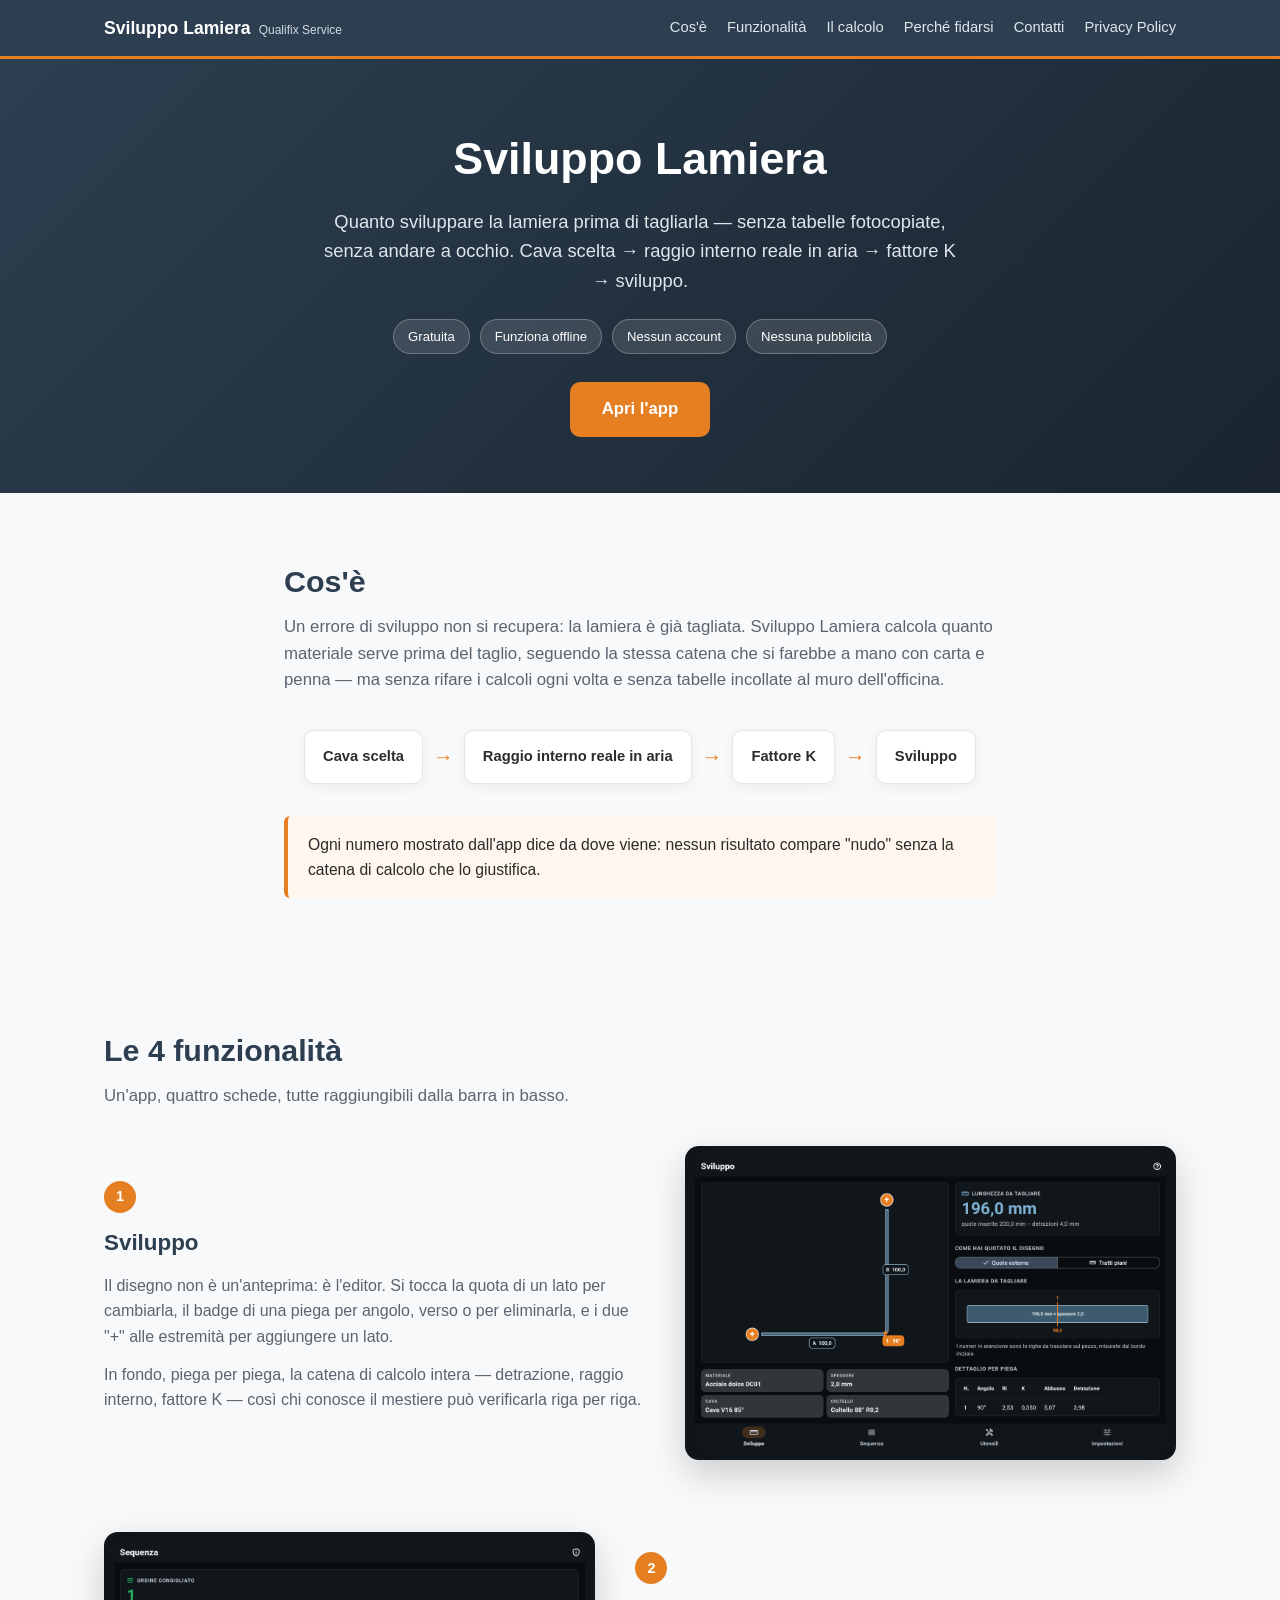
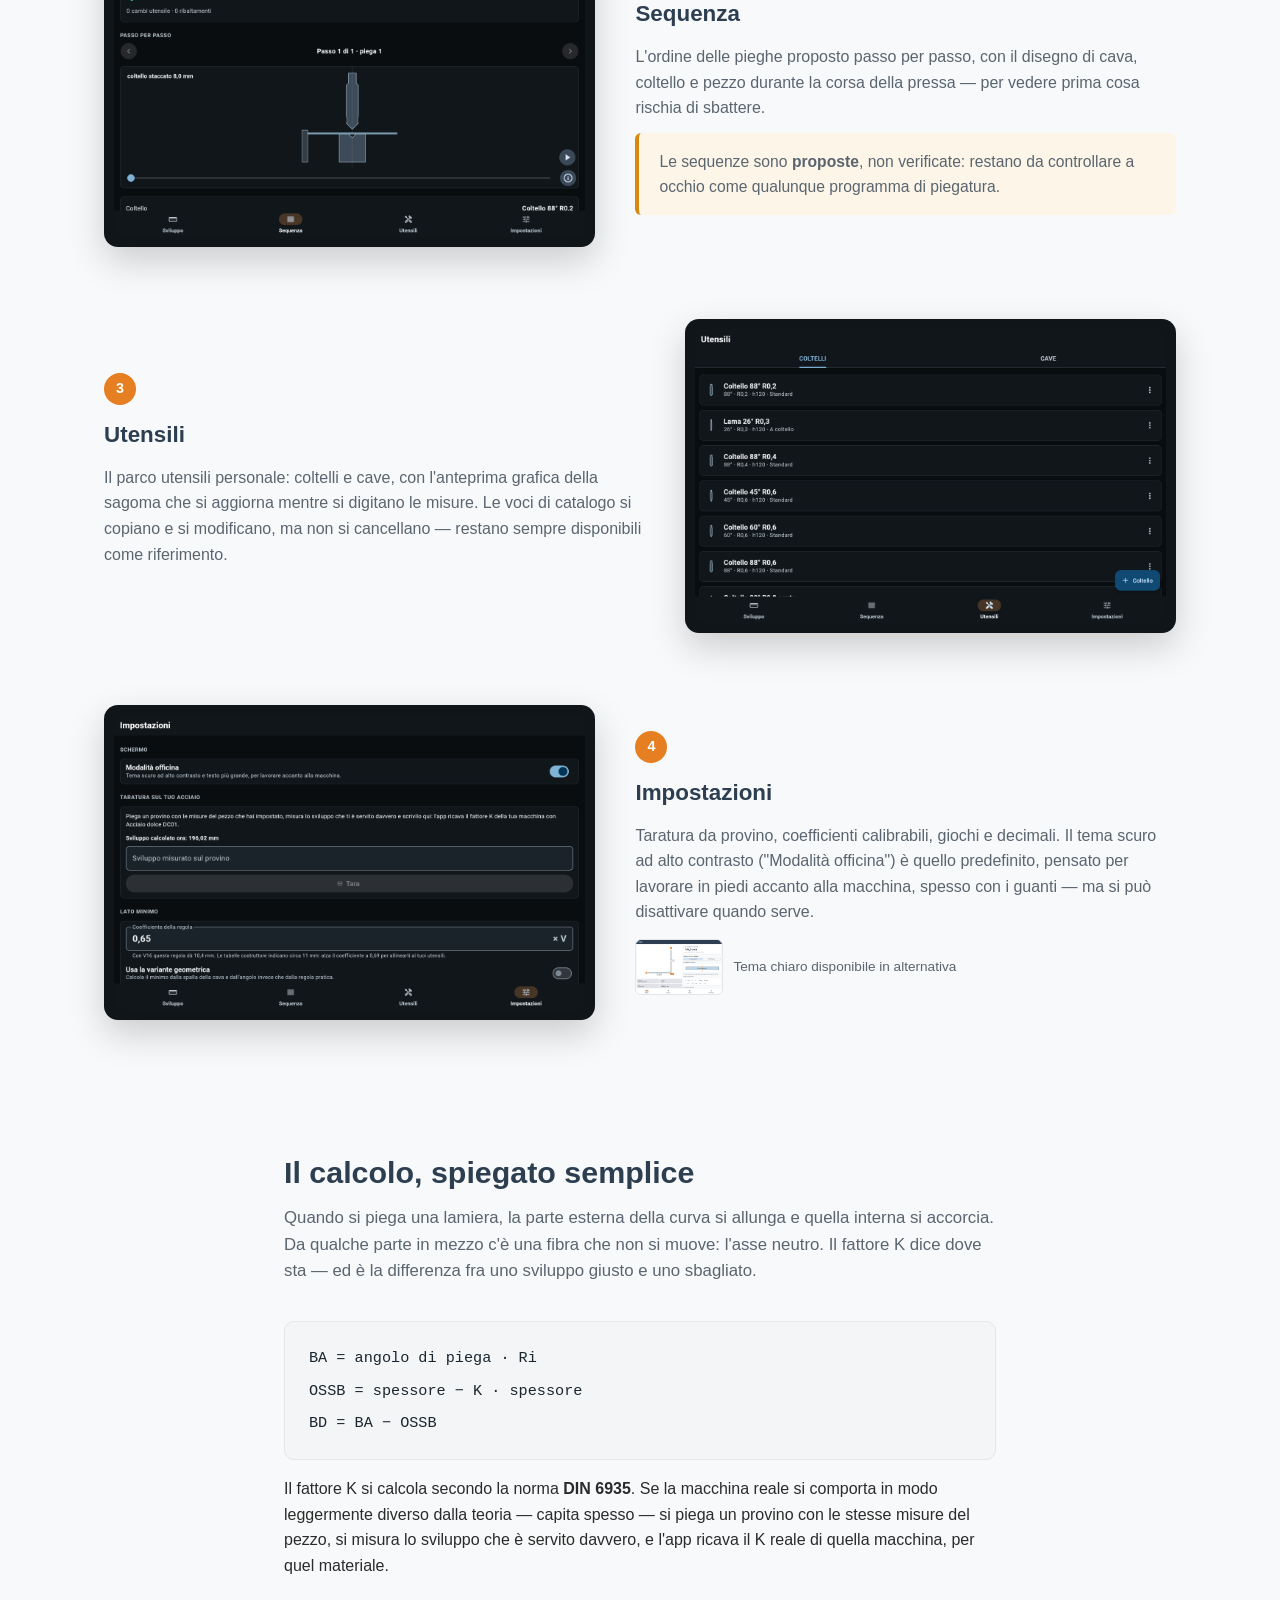
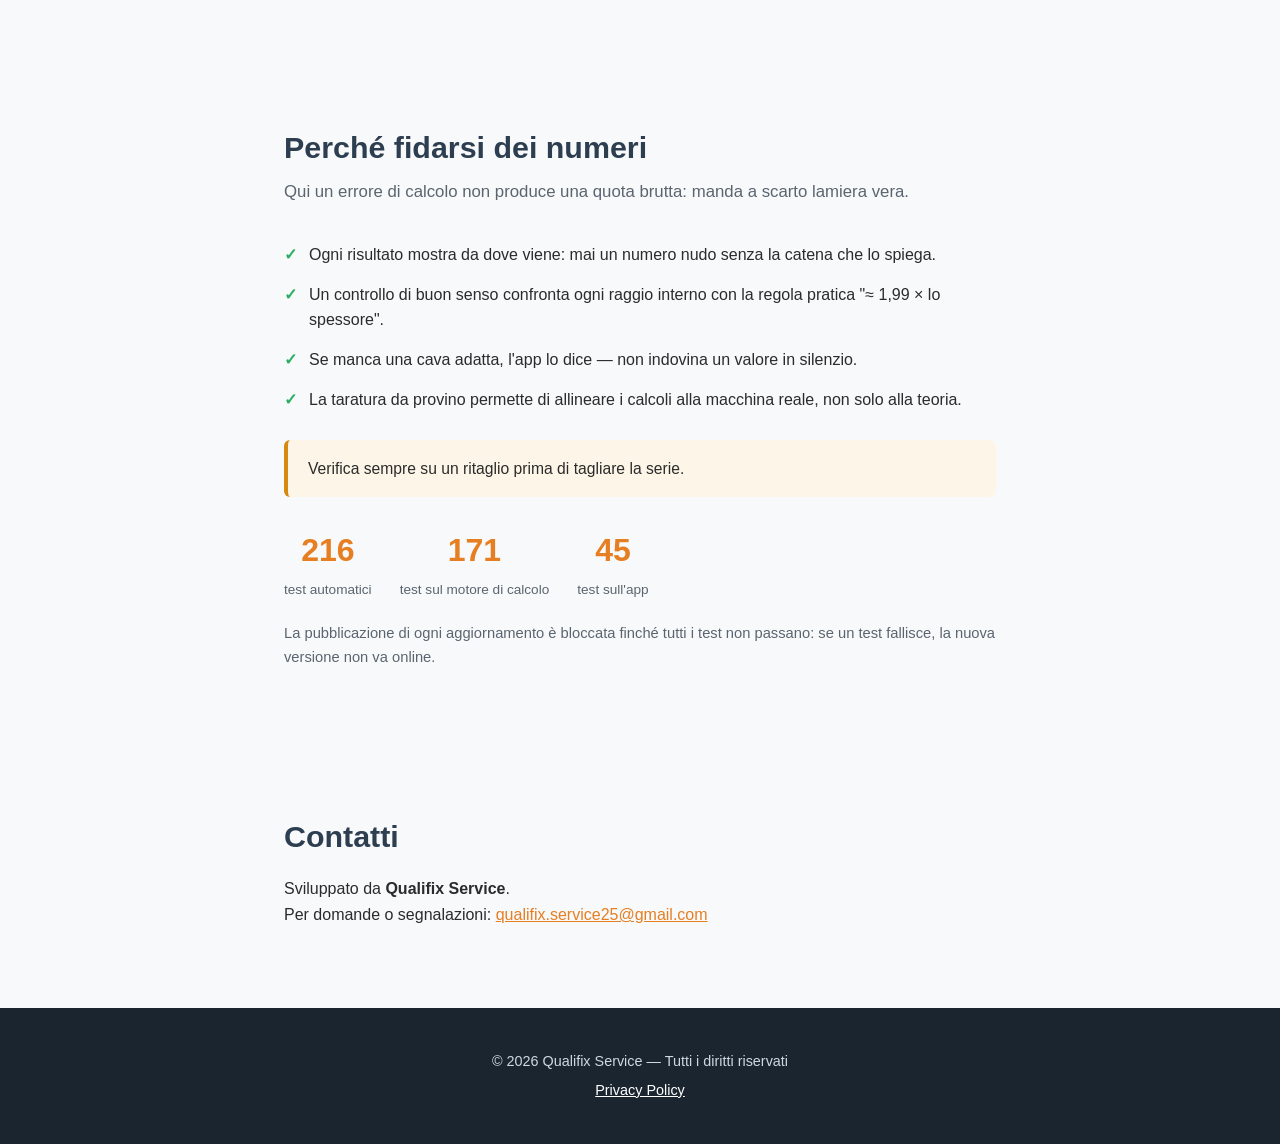
<file: sviluppo-lamiera/index.html>
<!DOCTYPE html>
<html lang="it">
<head>
<meta charset="UTF-8">
<meta name="viewport" content="width=device-width, initial-scale=1.0">
<title>Sviluppo Lamiera — Qualifix Service</title>
<meta name="description" content="Fattore K, sviluppo lamiera, lato minimo e sequenza di piega per chi lavora alla pressa piegatrice. Gratuita, offline, nessun account.">
<link rel="icon" type="image/png" href="assets/favicon.png">
<link rel="stylesheet" href="style.css">
</head>
<body>

<nav class="nav">
  <div class="nav-interno">
    <a class="nav-logo" href="#">Sviluppo Lamiera <small>Qualifix Service</small></a>
    <div class="nav-links">
      <a class="nav-link" href="#cos-e">Cos'è</a>
      <a class="nav-link" href="#funzionalita">Funzionalità</a>
      <a class="nav-link" href="#calcolo">Il calcolo</a>
      <a class="nav-link" href="#fiducia">Perché fidarsi</a>
      <a class="nav-link" href="#contatti">Contatti</a>
      <a class="nav-link" href="privacy-policy.html">Privacy Policy</a>
    </div>
  </div>
</nav>

<header class="hero">
  <h1>Sviluppo Lamiera</h1>
  <p class="sottotitolo">
    Quanto sviluppare la lamiera prima di tagliarla — senza tabelle fotocopiate,
    senza andare a occhio. Cava scelta → raggio interno reale in aria →
    fattore K → sviluppo.
  </p>
  <div class="badge-riga">
    <span class="badge">Gratuita</span>
    <span class="badge">Funziona offline</span>
    <span class="badge">Nessun account</span>
    <span class="badge">Nessuna pubblicità</span>
  </div>
  <a class="pulsante" href="https://sviluppo-lamiera.netlify.app/" target="_blank" rel="noopener">Apri l'app</a>
</header>

<section id="cos-e" class="container stretto">
  <h2>Cos'è</h2>
  <p class="intro">
    Un errore di sviluppo non si recupera: la lamiera è già tagliata. Sviluppo
    Lamiera calcola quanto materiale serve prima del taglio, seguendo la stessa
    catena che si farebbe a mano con carta e penna — ma senza rifare i calcoli
    ogni volta e senza tabelle incollate al muro dell'officina.
  </p>
  <div class="catena">
    <div class="catena-passo">Cava scelta</div>
    <div class="catena-freccia">→</div>
    <div class="catena-passo">Raggio interno reale in aria</div>
    <div class="catena-freccia">→</div>
    <div class="catena-passo">Fattore K</div>
    <div class="catena-freccia">→</div>
    <div class="catena-passo">Sviluppo</div>
  </div>
  <div class="callout">
    Ogni numero mostrato dall'app dice da dove viene: nessun risultato compare
    "nudo" senza la catena di calcolo che lo giustifica.
  </div>
</section>

<section id="funzionalita" class="container">
  <h2>Le 4 funzionalità</h2>
  <p class="intro">Un'app, quattro schede, tutte raggiungibili dalla barra in basso.</p>

  <div class="funzionalita-blocco">
    <div class="funzionalita-testo">
      <span class="funzionalita-numero">1</span>
      <h3>Sviluppo</h3>
      <p>
        Il disegno non è un'anteprima: è l'editor. Si tocca la quota di un lato
        per cambiarla, il badge di una piega per angolo, verso o per eliminarla,
        e i due "+" alle estremità per aggiungere un lato.
      </p>
      <p>
        In fondo, piega per piega, la catena di calcolo intera — detrazione,
        raggio interno, fattore K — così chi conosce il mestiere può verificarla
        riga per riga.
      </p>
    </div>
    <div class="funzionalita-immagine">
      <img src="assets/screenshot-sviluppo.png" alt="Schermata Sviluppo: editor del profilo con quote toccabili e catena di calcolo del fattore K">
    </div>
  </div>

  <div class="funzionalita-blocco inverti">
    <div class="funzionalita-testo">
      <span class="funzionalita-numero">2</span>
      <h3>Sequenza</h3>
      <p>
        L'ordine delle pieghe proposto passo per passo, con il disegno di cava,
        coltello e pezzo durante la corsa della pressa — per vedere prima cosa
        rischia di sbattere.
      </p>
      <p class="avviso">
        Le sequenze sono <strong>proposte</strong>, non verificate: restano da
        controllare a occhio come qualunque programma di piegatura.
      </p>
    </div>
    <div class="funzionalita-immagine">
      <img src="assets/screenshot-sequenza.png" alt="Schermata Sequenza: simulazione della corsa della pressa piegatrice con coltello e cava">
    </div>
  </div>

  <div class="funzionalita-blocco">
    <div class="funzionalita-testo">
      <span class="funzionalita-numero">3</span>
      <h3>Utensili</h3>
      <p>
        Il parco utensili personale: coltelli e cave, con l'anteprima grafica
        della sagoma che si aggiorna mentre si digitano le misure. Le voci di
        catalogo si copiano e si modificano, ma non si cancellano — restano
        sempre disponibili come riferimento.
      </p>
    </div>
    <div class="funzionalita-immagine">
      <img src="assets/screenshot-utensili.png" alt="Schermata Utensili: elenco dei coltelli in inventario con angolo e raggio">
    </div>
  </div>

  <div class="funzionalita-blocco inverti">
    <div class="funzionalita-testo">
      <span class="funzionalita-numero">4</span>
      <h3>Impostazioni</h3>
      <p>
        Taratura da provino, coefficienti calibrabili, giochi e decimali. Il
        tema scuro ad alto contrasto ("Modalità officina") è quello predefinito,
        pensato per lavorare in piedi accanto alla macchina, spesso con i
        guanti — ma si può disattivare quando serve.
      </p>
      <div class="tema-alternativo">
        <img src="assets/screenshot-tema-chiaro.png" alt="Schermata Sviluppo con tema chiaro attivato">
        <span>Tema chiaro disponibile in alternativa</span>
      </div>
    </div>
    <div class="funzionalita-immagine">
      <img src="assets/screenshot-impostazioni.png" alt="Schermata Impostazioni: interruttore Modalità officina e taratura da provino">
    </div>
  </div>
</section>

<section id="calcolo" class="container stretto">
  <h2>Il calcolo, spiegato semplice</h2>
  <p class="intro">
    Quando si piega una lamiera, la parte esterna della curva si allunga e
    quella interna si accorcia. Da qualche parte in mezzo c'è una fibra che
    non si muove: l'asse neutro. Il fattore K dice dove sta — ed è la
    differenza fra uno sviluppo giusto e uno sbagliato.
  </p>
  <div class="formula">
    <div>BA = angolo di piega · Ri</div>
    <div>OSSB = spessore − K · spessore</div>
    <div>BD = BA − OSSB</div>
  </div>
  <p>
    Il fattore K si calcola secondo la norma <strong>DIN 6935</strong>. Se la
    macchina reale si comporta in modo leggermente diverso dalla teoria — capita
    spesso — si piega un provino con le stesse misure del pezzo, si misura lo
    sviluppo che è servito davvero, e l'app ricava il K reale di quella
    macchina, per quel materiale.
  </p>
</section>

<section id="fiducia" class="container stretto">
  <h2>Perché fidarsi dei numeri</h2>
  <p class="intro">Qui un errore di calcolo non produce una quota brutta: manda a scarto lamiera vera.</p>
  <ul class="lista-fiducia">
    <li>Ogni risultato mostra da dove viene: mai un numero nudo senza la catena che lo spiega.</li>
    <li>Un controllo di buon senso confronta ogni raggio interno con la regola pratica "≈ 1,99 × lo spessore".</li>
    <li>Se manca una cava adatta, l'app lo dice — non indovina un valore in silenzio.</li>
    <li>La taratura da provino permette di allineare i calcoli alla macchina reale, non solo alla teoria.</li>
  </ul>
  <p class="avviso" style="margin-top: 28px;">
    Verifica sempre su un ritaglio prima di tagliare la serie.
  </p>
  <div class="numeri">
    <div class="numero-box">
      <strong>216</strong>
      <span>test automatici</span>
    </div>
    <div class="numero-box">
      <strong>171</strong>
      <span>test sul motore di calcolo</span>
    </div>
    <div class="numero-box">
      <strong>45</strong>
      <span>test sull'app</span>
    </div>
  </div>
  <p style="margin-top: 20px; color: var(--testo-attenuato); font-size: 0.92rem;">
    La pubblicazione di ogni aggiornamento è bloccata finché tutti i test non
    passano: se un test fallisce, la nuova versione non va online.
  </p>
</section>

<section id="contatti" class="container stretto">
  <h2>Contatti</h2>
  <p>
    Sviluppato da <strong>Qualifix Service</strong>.<br>
    Per domande o segnalazioni: <a href="mailto:qualifix.service25@gmail.com">qualifix.service25@gmail.com</a>
  </p>
</section>

<footer>
  <p>© 2026 Qualifix Service — Tutti i diritti riservati</p>
  <p><a href="privacy-policy.html">Privacy Policy</a></p>
</footer>

</body>
</html>
</file>
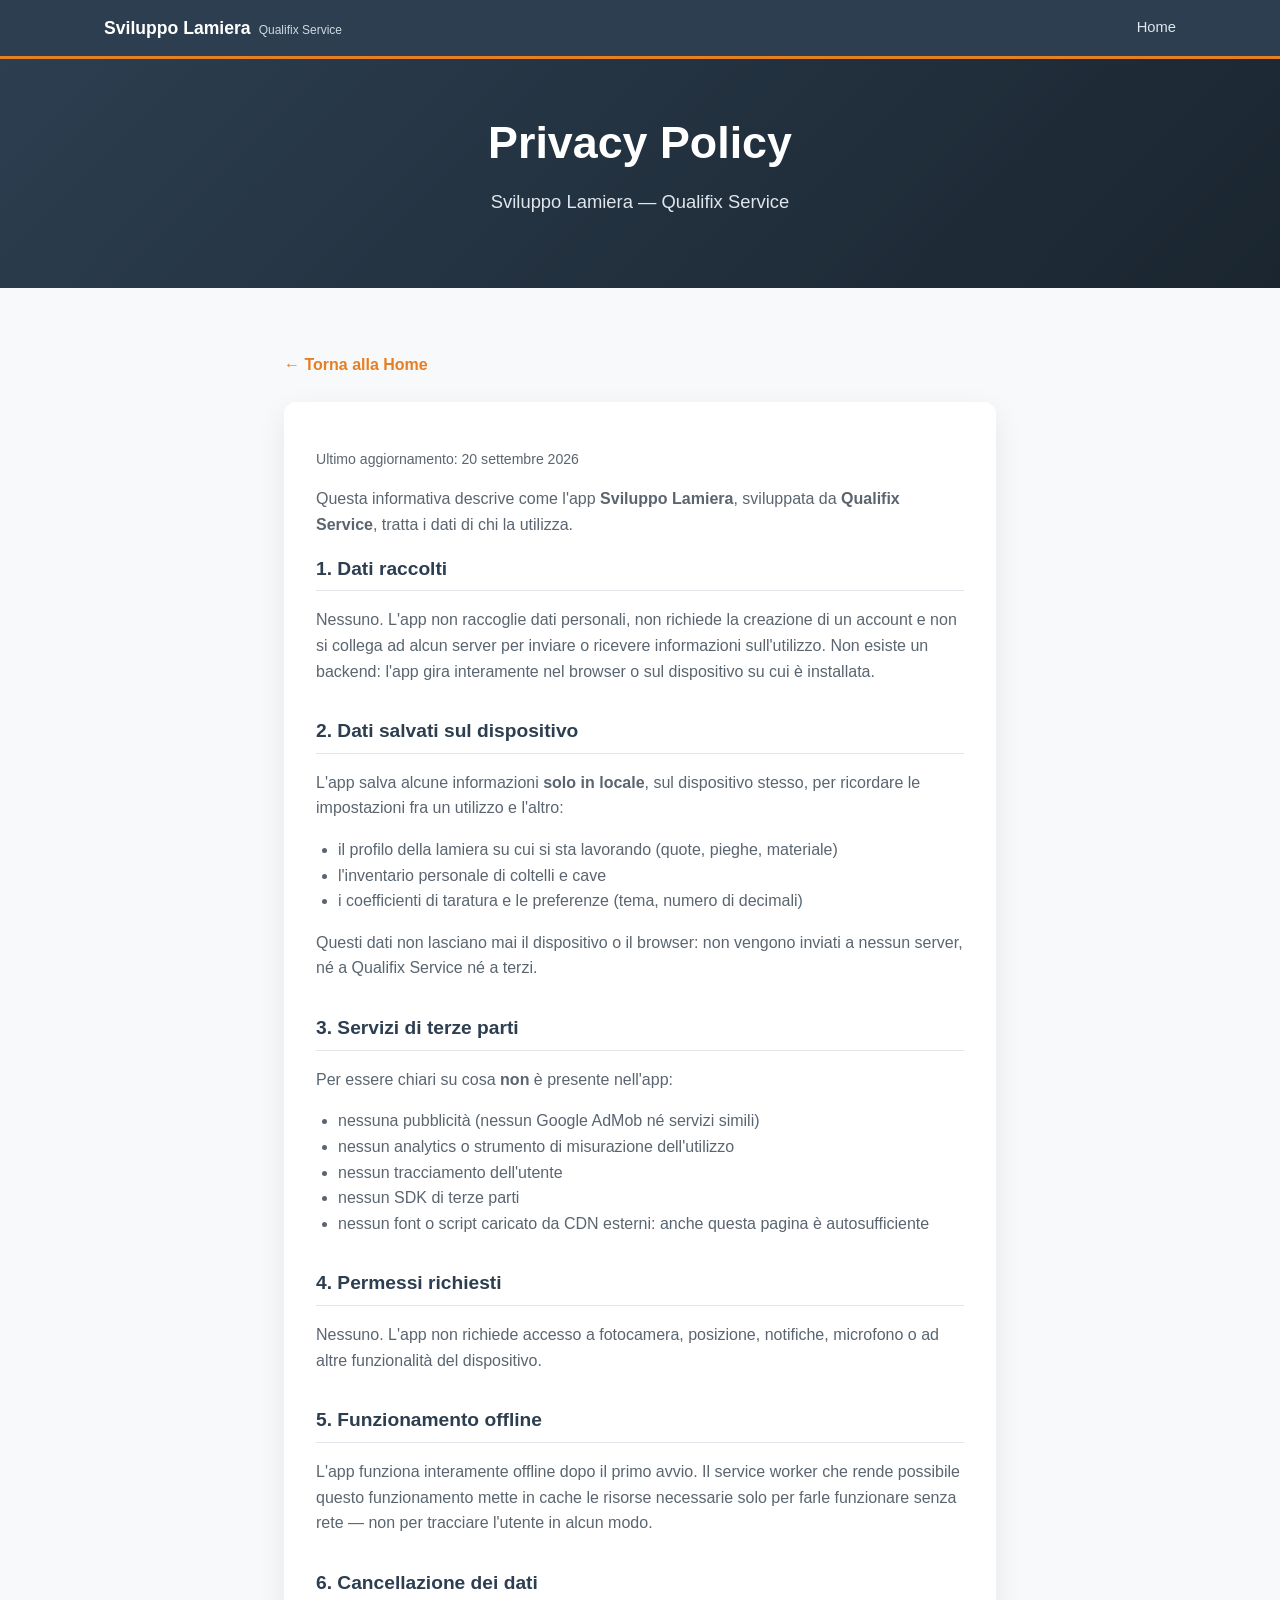
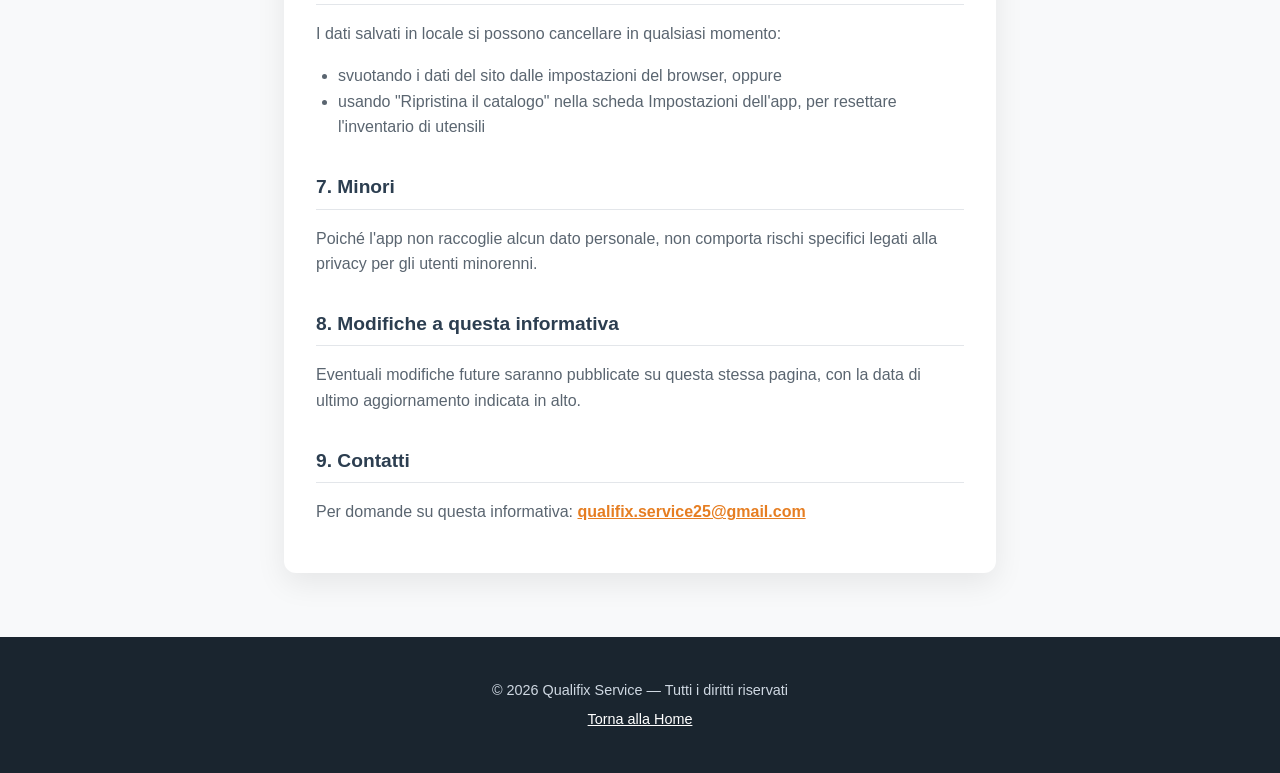
<file: privacy-policy.html>
<!DOCTYPE html>
<html lang="it">
<head>
<meta charset="UTF-8">
<meta name="viewport" content="width=device-width, initial-scale=1.0">
<title>Privacy Policy — Sviluppo Lamiera</title>
<meta name="description" content="Informativa sulla privacy di Sviluppo Lamiera: nessun dato personale raccolto, nessun account, nessuna pubblicità, dati salvati solo in locale.">
<link rel="icon" type="image/png" href="assets/favicon.png">
<link rel="stylesheet" href="style.css">
</head>
<body>

<nav class="nav">
  <div class="nav-interno">
    <a class="nav-logo" href="index.html">Sviluppo Lamiera <small>Qualifix Service</small></a>
    <div class="nav-links">
      <a class="nav-link" href="index.html">Home</a>
    </div>
  </div>
</nav>

<header class="hero privacy-header">
  <h1>Privacy Policy</h1>
  <p class="sottotitolo">Sviluppo Lamiera — Qualifix Service</p>
</header>

<div class="container stretto">
  <a href="index.html" class="back-link">← Torna alla Home</a>

  <div class="card privacy-body">
    <p class="aggiornato">Ultimo aggiornamento: 20 settembre 2026</p>
    <p>
      Questa informativa descrive come l'app <strong>Sviluppo Lamiera</strong>,
      sviluppata da <strong>Qualifix Service</strong>, tratta i dati di chi la
      utilizza.
    </p>

    <h2>1. Dati raccolti</h2>
    <p>
      Nessuno. L'app non raccoglie dati personali, non richiede la creazione
      di un account e non si collega ad alcun server per inviare o ricevere
      informazioni sull'utilizzo. Non esiste un backend: l'app gira
      interamente nel browser o sul dispositivo su cui è installata.
    </p>

    <h2>2. Dati salvati sul dispositivo</h2>
    <p>
      L'app salva alcune informazioni <strong>solo in locale</strong>, sul
      dispositivo stesso, per ricordare le impostazioni fra un utilizzo e
      l'altro:
    </p>
    <ul>
      <li>il profilo della lamiera su cui si sta lavorando (quote, pieghe, materiale)</li>
      <li>l'inventario personale di coltelli e cave</li>
      <li>i coefficienti di taratura e le preferenze (tema, numero di decimali)</li>
    </ul>
    <p>
      Questi dati non lasciano mai il dispositivo o il browser: non vengono
      inviati a nessun server, né a Qualifix Service né a terzi.
    </p>

    <h2>3. Servizi di terze parti</h2>
    <p>Per essere chiari su cosa <strong>non</strong> è presente nell'app:</p>
    <ul>
      <li>nessuna pubblicità (nessun Google AdMob né servizi simili)</li>
      <li>nessun analytics o strumento di misurazione dell'utilizzo</li>
      <li>nessun tracciamento dell'utente</li>
      <li>nessun SDK di terze parti</li>
      <li>nessun font o script caricato da CDN esterni: anche questa pagina è autosufficiente</li>
    </ul>

    <h2>4. Permessi richiesti</h2>
    <p>
      Nessuno. L'app non richiede accesso a fotocamera, posizione,
      notifiche, microfono o ad altre funzionalità del dispositivo.
    </p>

    <h2>5. Funzionamento offline</h2>
    <p>
      L'app funziona interamente offline dopo il primo avvio. Il service
      worker che rende possibile questo funzionamento mette in cache le
      risorse necessarie solo per farle funzionare senza rete — non per
      tracciare l'utente in alcun modo.
    </p>

    <h2>6. Cancellazione dei dati</h2>
    <p>
      I dati salvati in locale si possono cancellare in qualsiasi momento:
    </p>
    <ul>
      <li>svuotando i dati del sito dalle impostazioni del browser, oppure</li>
      <li>usando "Ripristina il catalogo" nella scheda Impostazioni dell'app, per resettare l'inventario di utensili</li>
    </ul>

    <h2>7. Minori</h2>
    <p>
      Poiché l'app non raccoglie alcun dato personale, non comporta rischi
      specifici legati alla privacy per gli utenti minorenni.
    </p>

    <h2>8. Modifiche a questa informativa</h2>
    <p>
      Eventuali modifiche future saranno pubblicate su questa stessa pagina,
      con la data di ultimo aggiornamento indicata in alto.
    </p>

    <h2>9. Contatti</h2>
    <p>
      Per domande su questa informativa: <strong><a href="mailto:qualifix.service25@gmail.com">qualifix.service25@gmail.com</a></strong>
    </p>
  </div>
</div>

<footer>
  <p>© 2026 Qualifix Service — Tutti i diritti riservati</p>
  <p><a href="index.html">Torna alla Home</a></p>
</footer>

</body>
</html>
</file>
<file: sviluppo-lamiera/style.css>
/* Sviluppo Lamiera — Qualifix Service
   Palette identica a ColoriQualifix (sviluppo-lamiera-app/app/lib/tema/tema.dart):
   nessun font o script caricato da CDN esterni — la pagina dichiara "nessun
   tracciamento" nella privacy policy, quindi resta autosufficiente. */

:root {
  --primario: #2c3e50;
  --primario-scuro: #1a252f;
  --accento: #e67e22;
  --successo: #27ae60;
  --sfondo: #f8f9fa;
  --errore: #c0392b;
  --attenzione: #d68910;
  --testo: #2b2b2b;
  --testo-attenuato: #5a6570;
  --bordo: #e3e6ea;
}

* {
  box-sizing: border-box;
}

html {
  scroll-behavior: smooth;
  scroll-padding-top: 76px;
}

body {
  margin: 0;
  font-family: Roboto, -apple-system, BlinkMacSystemFont, "Segoe UI", Arial, sans-serif;
  color: var(--testo);
  background: var(--sfondo);
  line-height: 1.6;
}

a {
  color: var(--accento);
}

img {
  max-width: 100%;
  display: block;
}

/* --- Nav --- */

.nav {
  position: sticky;
  top: 0;
  z-index: 10;
  background: var(--primario);
  border-bottom: 3px solid var(--accento);
}

.nav-interno {
  max-width: 1120px;
  margin: 0 auto;
  padding: 14px 24px;
  display: flex;
  align-items: center;
  justify-content: space-between;
  gap: 16px;
  flex-wrap: wrap;
}

.nav-logo {
  color: #fff;
  font-weight: 700;
  font-size: 1.1rem;
  text-decoration: none;
  display: flex;
  align-items: baseline;
  gap: 8px;
}

.nav-logo small {
  font-weight: 400;
  color: #cfd8e2;
  font-size: 0.75rem;
}

.nav-link {
  color: #dfe6ec;
  text-decoration: none;
  font-size: 0.92rem;
  margin-left: 20px;
}

.nav-link:hover {
  color: #fff;
}

.nav-links {
  display: flex;
  flex-wrap: wrap;
  align-items: center;
}

/* --- Hero --- */

.hero {
  background: linear-gradient(135deg, var(--primario) 0%, var(--primario-scuro) 100%);
  color: #fff;
  padding: 64px 24px 56px;
  text-align: center;
}

.hero h1 {
  font-size: clamp(2rem, 5vw, 2.8rem);
  margin: 0 0 12px;
}

.hero p.sottotitolo {
  font-size: 1.15rem;
  color: #dfe6ec;
  max-width: 640px;
  margin: 0 auto 24px;
}

.badge-riga {
  display: flex;
  flex-wrap: wrap;
  justify-content: center;
  gap: 10px;
  margin-bottom: 28px;
}

.badge {
  background: rgba(255, 255, 255, 0.12);
  border: 1px solid rgba(255, 255, 255, 0.25);
  color: #fff;
  padding: 6px 14px;
  border-radius: 999px;
  font-size: 0.82rem;
}

.pulsante {
  display: inline-block;
  background: var(--accento);
  color: #fff;
  text-decoration: none;
  font-weight: 700;
  padding: 14px 32px;
  border-radius: 10px;
  font-size: 1.05rem;
  transition: background 0.15s ease;
}

.pulsante:hover {
  background: #d4711c;
}

/* --- Contenitori --- */

.container {
  max-width: 1120px;
  margin: 0 auto;
  padding: 64px 24px;
}

.container.stretto {
  max-width: 760px;
}

section h2 {
  color: var(--primario);
  font-size: clamp(1.5rem, 3vw, 1.9rem);
  margin: 0 0 8px;
}

section > p.intro {
  color: var(--testo-attenuato);
  font-size: 1.05rem;
  max-width: 720px;
  margin: 0 0 36px;
}

.card {
  background: #fff;
  border-radius: 12px;
  box-shadow: 0 10px 30px rgba(0, 0, 0, 0.08);
  padding: 32px;
}

/* --- Catena cos'è --- */

.catena {
  display: flex;
  flex-wrap: wrap;
  align-items: center;
  justify-content: center;
  gap: 10px;
  margin: 32px 0;
}

.catena-passo {
  background: #fff;
  border: 1px solid var(--bordo);
  border-radius: 10px;
  padding: 14px 18px;
  font-weight: 600;
  font-size: 0.92rem;
  text-align: center;
  box-shadow: 0 4px 14px rgba(0, 0, 0, 0.05);
}

.catena-freccia {
  color: var(--accento);
  font-size: 1.3rem;
  font-weight: 700;
}

.callout {
  border-left: 4px solid var(--accento);
  background: #fff6ee;
  padding: 16px 20px;
  border-radius: 6px;
  font-size: 0.98rem;
}

.avviso {
  border-left: 4px solid var(--attenzione);
  background: #fdf6e8;
  padding: 16px 20px;
  border-radius: 6px;
  font-size: 0.98rem;
}

/* --- Funzionalità --- */

.funzionalita-blocco {
  display: grid;
  grid-template-columns: 1.1fr 1fr;
  gap: 40px;
  align-items: center;
  margin-bottom: 72px;
}

.funzionalita-blocco:last-child {
  margin-bottom: 0;
}

.funzionalita-blocco.inverti {
  grid-template-columns: 1fr 1.1fr;
}

.funzionalita-blocco.inverti .funzionalita-testo {
  order: 2;
}

.funzionalita-blocco.inverti .funzionalita-immagine {
  order: 1;
}

.funzionalita-numero {
  display: inline-flex;
  align-items: center;
  justify-content: center;
  width: 32px;
  height: 32px;
  border-radius: 50%;
  background: var(--accento);
  color: #fff;
  font-weight: 700;
  font-size: 0.9rem;
  margin-bottom: 12px;
}

.funzionalita-testo h3 {
  color: var(--primario);
  font-size: 1.4rem;
  margin: 0 0 12px;
}

.funzionalita-testo p {
  color: var(--testo-attenuato);
  margin: 0 0 12px;
}

.funzionalita-immagine {
  background: #10151a;
  border-radius: 14px;
  padding: 10px;
  box-shadow: 0 14px 36px rgba(0, 0, 0, 0.18);
}

.funzionalita-immagine img {
  border-radius: 8px;
}

.tema-alternativo {
  margin-top: 14px;
  display: flex;
  align-items: center;
  gap: 10px;
}

.tema-alternativo img {
  width: 88px;
  border-radius: 6px;
  border: 1px solid var(--bordo);
}

.tema-alternativo span {
  font-size: 0.85rem;
  color: var(--testo-attenuato);
}

/* --- Formule --- */

.formula {
  background: #f3f5f7;
  border: 1px solid var(--bordo);
  border-radius: 10px;
  padding: 20px 24px;
  font-family: "SF Mono", ui-monospace, Consolas, monospace;
  font-size: 0.95rem;
  color: var(--primario-scuro);
  overflow-x: auto;
}

.formula div {
  padding: 4px 0;
}

/* --- Elenchi con segno di spunta --- */

.lista-fiducia {
  list-style: none;
  margin: 0;
  padding: 0;
  display: grid;
  gap: 14px;
}

.lista-fiducia li {
  display: flex;
  gap: 12px;
  align-items: flex-start;
  color: var(--testo);
}

.lista-fiducia li::before {
  content: "✓";
  color: var(--successo);
  font-weight: 700;
  flex-shrink: 0;
}

/* --- Numeri chiave --- */

.numeri {
  display: flex;
  flex-wrap: wrap;
  gap: 28px;
  margin-top: 28px;
}

.numero-box {
  text-align: center;
}

.numero-box strong {
  display: block;
  font-size: 2rem;
  color: var(--accento);
}

.numero-box span {
  font-size: 0.85rem;
  color: var(--testo-attenuato);
}

/* --- Footer --- */

footer {
  background: var(--primario-scuro);
  color: #cfd8e2;
  text-align: center;
  padding: 36px 24px;
  font-size: 0.9rem;
}

footer a {
  color: #fff;
}

footer p {
  margin: 6px 0;
}

/* --- Privacy policy --- */

.privacy-header {
  padding: 48px 24px;
  text-align: center;
}

.privacy-header h1 {
  margin: 0 0 8px;
}

.back-link {
  display: inline-block;
  margin-bottom: 24px;
  color: var(--accento);
  text-decoration: none;
  font-weight: 600;
}

.privacy-body h2 {
  color: var(--primario);
  font-size: 1.2rem;
  margin: 32px 0 10px;
  border-bottom: 1px solid var(--bordo);
  padding-bottom: 6px;
}

.privacy-body h2:first-of-type {
  margin-top: 0;
}

.privacy-body p,
.privacy-body li {
  color: var(--testo-attenuato);
}

.privacy-body ul {
  padding-left: 22px;
}

.aggiornato {
  color: var(--testo-attenuato);
  font-size: 0.88rem;
}

/* --- Responsive --- */

@media (max-width: 780px) {
  .funzionalita-blocco,
  .funzionalita-blocco.inverti {
    grid-template-columns: 1fr;
  }

  .funzionalita-blocco.inverti .funzionalita-testo,
  .funzionalita-blocco.inverti .funzionalita-immagine {
    order: initial;
  }

  .container {
    padding: 48px 18px;
  }

  .card {
    padding: 22px;
  }
}
</file>
<file: style.css>
/* Sviluppo Lamiera — Qualifix Service
   Palette identica a ColoriQualifix (sviluppo-lamiera-app/app/lib/tema/tema.dart):
   nessun font o script caricato da CDN esterni — la pagina dichiara "nessun
   tracciamento" nella privacy policy, quindi resta autosufficiente. */

:root {
  --primario: #2c3e50;
  --primario-scuro: #1a252f;
  --accento: #e67e22;
  --successo: #27ae60;
  --sfondo: #f8f9fa;
  --errore: #c0392b;
  --attenzione: #d68910;
  --testo: #2b2b2b;
  --testo-attenuato: #5a6570;
  --bordo: #e3e6ea;
}

* {
  box-sizing: border-box;
}

html {
  scroll-behavior: smooth;
  scroll-padding-top: 76px;
}

body {
  margin: 0;
  font-family: Roboto, -apple-system, BlinkMacSystemFont, "Segoe UI", Arial, sans-serif;
  color: var(--testo);
  background: var(--sfondo);
  line-height: 1.6;
}

a {
  color: var(--accento);
}

img {
  max-width: 100%;
  display: block;
}

/* --- Nav --- */

.nav {
  position: sticky;
  top: 0;
  z-index: 10;
  background: var(--primario);
  border-bottom: 3px solid var(--accento);
}

.nav-interno {
  max-width: 1120px;
  margin: 0 auto;
  padding: 14px 24px;
  display: flex;
  align-items: center;
  justify-content: space-between;
  gap: 16px;
  flex-wrap: wrap;
}

.nav-logo {
  color: #fff;
  font-weight: 700;
  font-size: 1.1rem;
  text-decoration: none;
  display: flex;
  align-items: baseline;
  gap: 8px;
}

.nav-logo small {
  font-weight: 400;
  color: #cfd8e2;
  font-size: 0.75rem;
}

.nav-link {
  color: #dfe6ec;
  text-decoration: none;
  font-size: 0.92rem;
  margin-left: 20px;
}

.nav-link:hover {
  color: #fff;
}

.nav-links {
  display: flex;
  flex-wrap: wrap;
  align-items: center;
}

/* --- Hero --- */

.hero {
  background: linear-gradient(135deg, var(--primario) 0%, var(--primario-scuro) 100%);
  color: #fff;
  padding: 64px 24px 56px;
  text-align: center;
}

.hero h1 {
  font-size: clamp(2rem, 5vw, 2.8rem);
  margin: 0 0 12px;
}

.hero p.sottotitolo {
  font-size: 1.15rem;
  color: #dfe6ec;
  max-width: 640px;
  margin: 0 auto 24px;
}

.badge-riga {
  display: flex;
  flex-wrap: wrap;
  justify-content: center;
  gap: 10px;
  margin-bottom: 28px;
}

.badge {
  background: rgba(255, 255, 255, 0.12);
  border: 1px solid rgba(255, 255, 255, 0.25);
  color: #fff;
  padding: 6px 14px;
  border-radius: 999px;
  font-size: 0.82rem;
}

.pulsante {
  display: inline-block;
  background: var(--accento);
  color: #fff;
  text-decoration: none;
  font-weight: 700;
  padding: 14px 32px;
  border-radius: 10px;
  font-size: 1.05rem;
  transition: background 0.15s ease;
}

.pulsante:hover {
  background: #d4711c;
}

/* --- Contenitori --- */

.container {
  max-width: 1120px;
  margin: 0 auto;
  padding: 64px 24px;
}

.container.stretto {
  max-width: 760px;
}

section h2 {
  color: var(--primario);
  font-size: clamp(1.5rem, 3vw, 1.9rem);
  margin: 0 0 8px;
}

section > p.intro {
  color: var(--testo-attenuato);
  font-size: 1.05rem;
  max-width: 720px;
  margin: 0 0 36px;
}

.card {
  background: #fff;
  border-radius: 12px;
  box-shadow: 0 10px 30px rgba(0, 0, 0, 0.08);
  padding: 32px;
}

/* --- Catena cos'è --- */

.catena {
  display: flex;
  flex-wrap: wrap;
  align-items: center;
  justify-content: center;
  gap: 10px;
  margin: 32px 0;
}

.catena-passo {
  background: #fff;
  border: 1px solid var(--bordo);
  border-radius: 10px;
  padding: 14px 18px;
  font-weight: 600;
  font-size: 0.92rem;
  text-align: center;
  box-shadow: 0 4px 14px rgba(0, 0, 0, 0.05);
}

.catena-freccia {
  color: var(--accento);
  font-size: 1.3rem;
  font-weight: 700;
}

.callout {
  border-left: 4px solid var(--accento);
  background: #fff6ee;
  padding: 16px 20px;
  border-radius: 6px;
  font-size: 0.98rem;
}

.avviso {
  border-left: 4px solid var(--attenzione);
  background: #fdf6e8;
  padding: 16px 20px;
  border-radius: 6px;
  font-size: 0.98rem;
}

/* --- Funzionalità --- */

.funzionalita-blocco {
  display: grid;
  grid-template-columns: 1.1fr 1fr;
  gap: 40px;
  align-items: center;
  margin-bottom: 72px;
}

.funzionalita-blocco:last-child {
  margin-bottom: 0;
}

.funzionalita-blocco.inverti {
  grid-template-columns: 1fr 1.1fr;
}

.funzionalita-blocco.inverti .funzionalita-testo {
  order: 2;
}

.funzionalita-blocco.inverti .funzionalita-immagine {
  order: 1;
}

.funzionalita-numero {
  display: inline-flex;
  align-items: center;
  justify-content: center;
  width: 32px;
  height: 32px;
  border-radius: 50%;
  background: var(--accento);
  color: #fff;
  font-weight: 700;
  font-size: 0.9rem;
  margin-bottom: 12px;
}

.funzionalita-testo h3 {
  color: var(--primario);
  font-size: 1.4rem;
  margin: 0 0 12px;
}

.funzionalita-testo p {
  color: var(--testo-attenuato);
  margin: 0 0 12px;
}

.funzionalita-immagine {
  background: #10151a;
  border-radius: 14px;
  padding: 10px;
  box-shadow: 0 14px 36px rgba(0, 0, 0, 0.18);
}

.funzionalita-immagine img {
  border-radius: 8px;
}

.tema-alternativo {
  margin-top: 14px;
  display: flex;
  align-items: center;
  gap: 10px;
}

.tema-alternativo img {
  width: 88px;
  border-radius: 6px;
  border: 1px solid var(--bordo);
}

.tema-alternativo span {
  font-size: 0.85rem;
  color: var(--testo-attenuato);
}

/* --- Formule --- */

.formula {
  background: #f3f5f7;
  border: 1px solid var(--bordo);
  border-radius: 10px;
  padding: 20px 24px;
  font-family: "SF Mono", ui-monospace, Consolas, monospace;
  font-size: 0.95rem;
  color: var(--primario-scuro);
  overflow-x: auto;
}

.formula div {
  padding: 4px 0;
}

/* --- Elenchi con segno di spunta --- */

.lista-fiducia {
  list-style: none;
  margin: 0;
  padding: 0;
  display: grid;
  gap: 14px;
}

.lista-fiducia li {
  display: flex;
  gap: 12px;
  align-items: flex-start;
  color: var(--testo);
}

.lista-fiducia li::before {
  content: "✓";
  color: var(--successo);
  font-weight: 700;
  flex-shrink: 0;
}

/* --- Numeri chiave --- */

.numeri {
  display: flex;
  flex-wrap: wrap;
  gap: 28px;
  margin-top: 28px;
}

.numero-box {
  text-align: center;
}

.numero-box strong {
  display: block;
  font-size: 2rem;
  color: var(--accento);
}

.numero-box span {
  font-size: 0.85rem;
  color: var(--testo-attenuato);
}

/* --- Footer --- */

footer {
  background: var(--primario-scuro);
  color: #cfd8e2;
  text-align: center;
  padding: 36px 24px;
  font-size: 0.9rem;
}

footer a {
  color: #fff;
}

footer p {
  margin: 6px 0;
}

/* --- Privacy policy --- */

.privacy-header {
  padding: 48px 24px;
  text-align: center;
}

.privacy-header h1 {
  margin: 0 0 8px;
}

.back-link {
  display: inline-block;
  margin-bottom: 24px;
  color: var(--accento);
  text-decoration: none;
  font-weight: 600;
}

.privacy-body h2 {
  color: var(--primario);
  font-size: 1.2rem;
  margin: 32px 0 10px;
  border-bottom: 1px solid var(--bordo);
  padding-bottom: 6px;
}

.privacy-body h2:first-of-type {
  margin-top: 0;
}

.privacy-body p,
.privacy-body li {
  color: var(--testo-attenuato);
}

.privacy-body ul {
  padding-left: 22px;
}

.aggiornato {
  color: var(--testo-attenuato);
  font-size: 0.88rem;
}

/* --- Responsive --- */

@media (max-width: 780px) {
  .funzionalita-blocco,
  .funzionalita-blocco.inverti {
    grid-template-columns: 1fr;
  }

  .funzionalita-blocco.inverti .funzionalita-testo,
  .funzionalita-blocco.inverti .funzionalita-immagine {
    order: initial;
  }

  .container {
    padding: 48px 18px;
  }

  .card {
    padding: 22px;
  }
}
</file>
